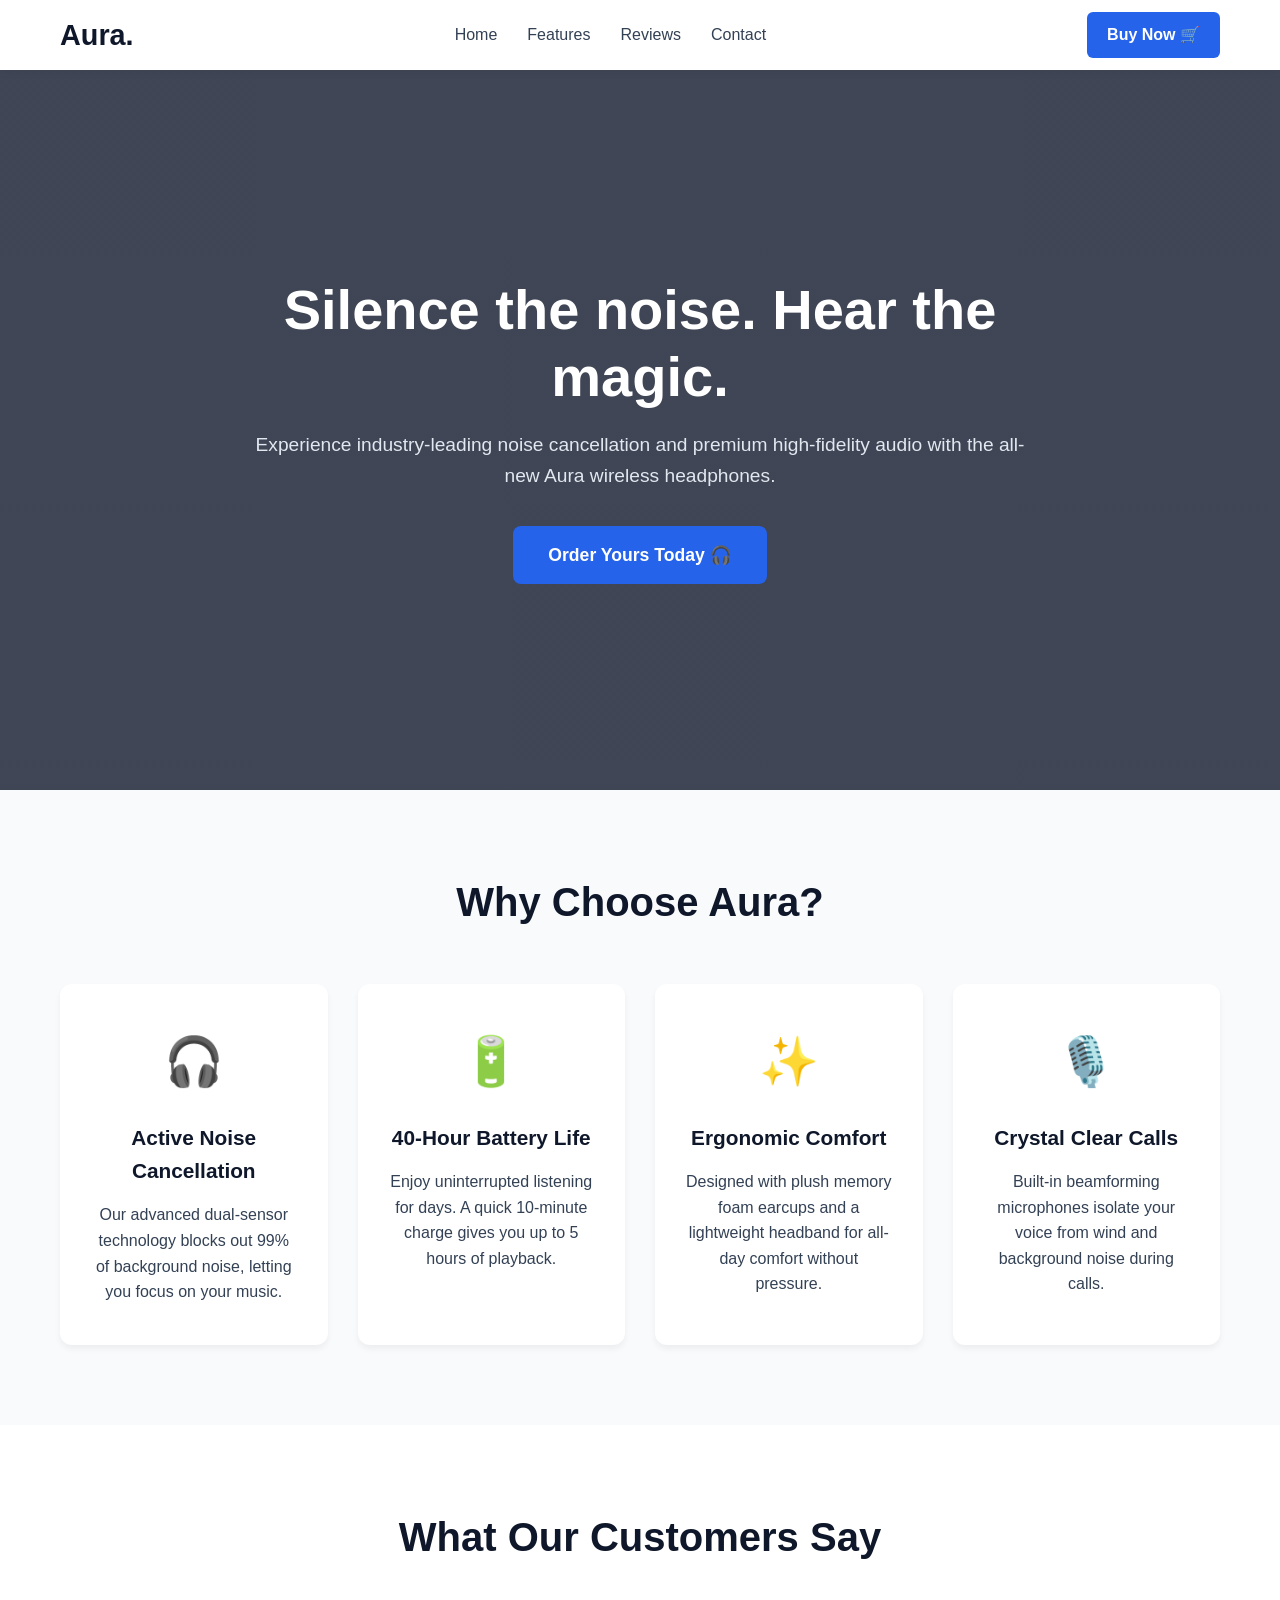
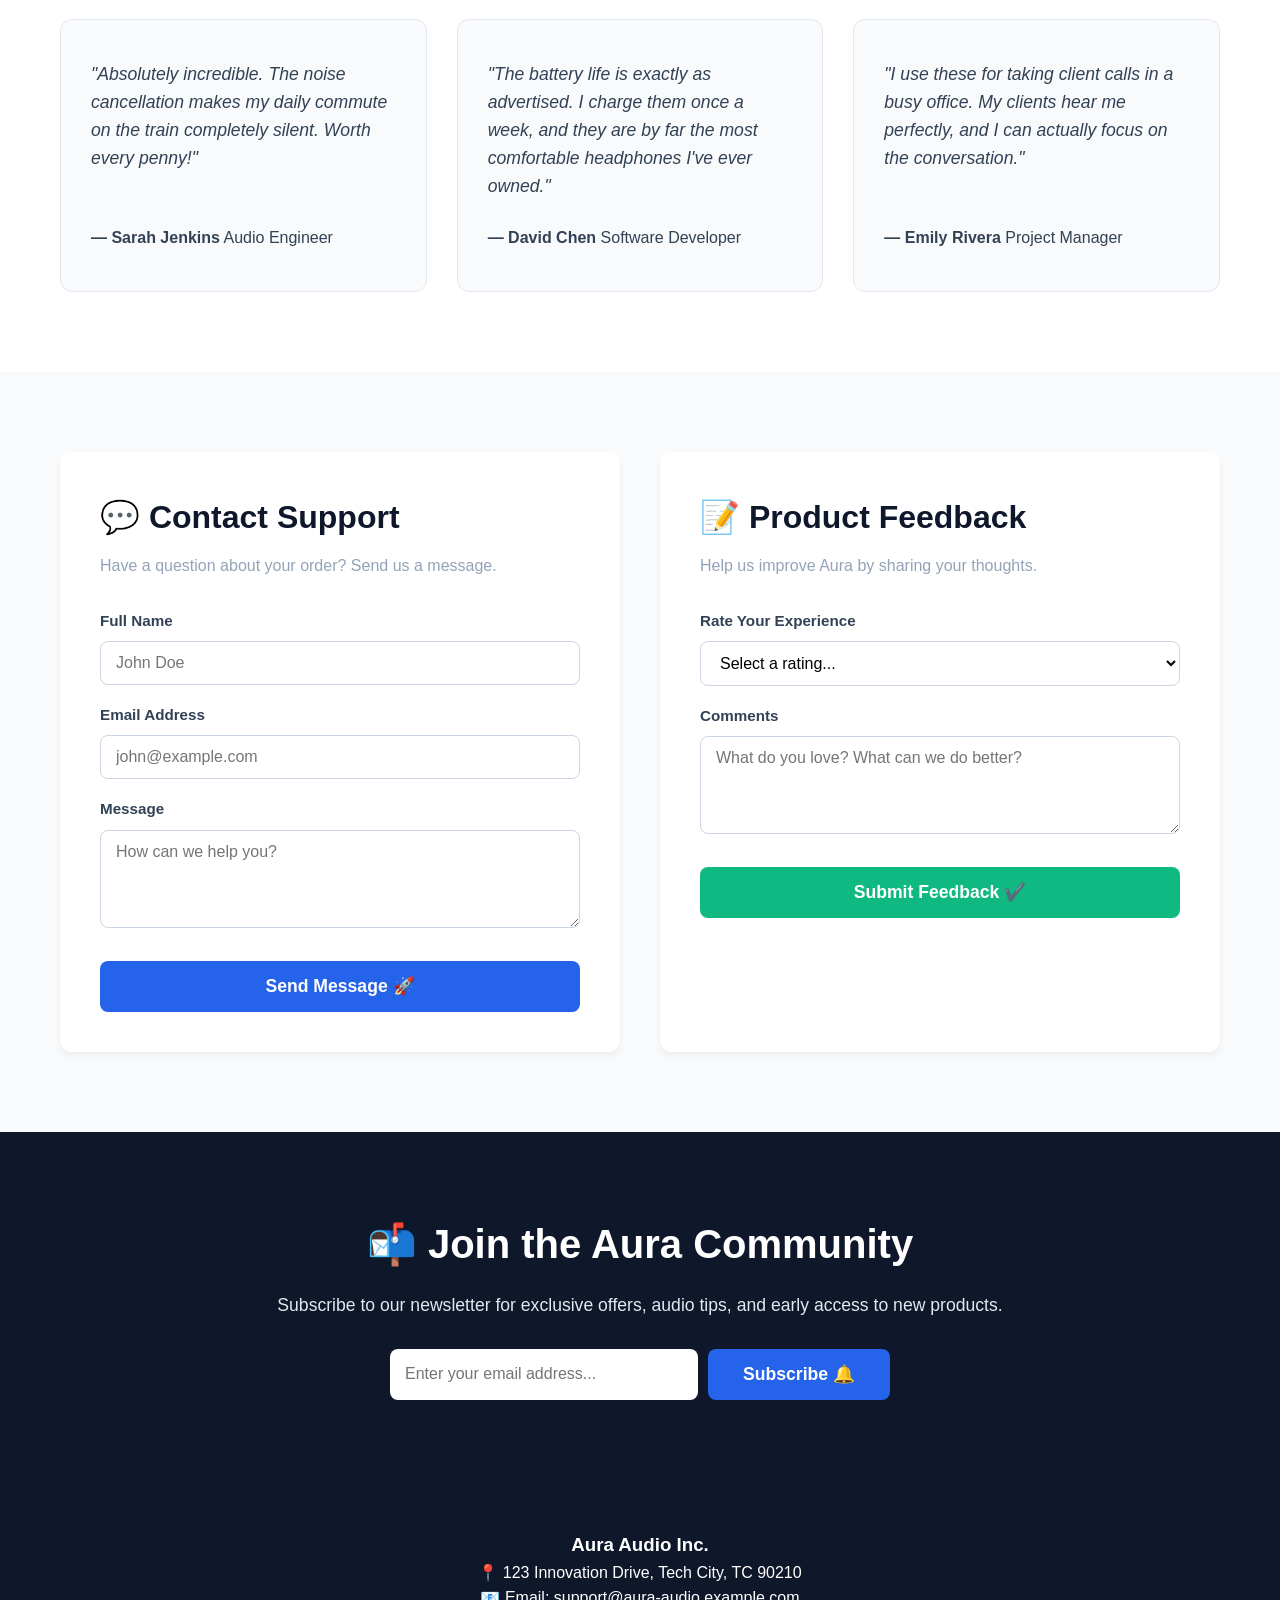
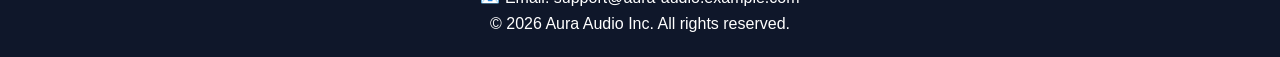
<file: index.html>
<!DOCTYPE html>
<html lang="en">
<head>
    <meta charset="UTF-8">
    <meta name="viewport" content="width=device-width, initial-scale=1.0">
    <title>Aura Headphones - Product Landing Page</title>
    <link rel="stylesheet" href="style.css">
</head>
<body>

    <header class="navbar">
        <div class="nav-container">
            <div class="logo">Aura.</div>
            <nav>
                <ul class="nav-links">
                    <li><a href="#hero">Home</a></li>
                    <li><a href="#features">Features</a></li>
                    <li><a href="#testimonials">Reviews</a></li>
                    <li><a href="#contact">Contact</a></li>
                </ul>
            </nav>
            <a href="checkout.html" class="nav-cta">Buy Now 🛒</a>
        </div>
    </header>

    <main>
        
        <section id="hero" class="hero-section">
            <div class="hero-content">
                <h1>Silence the noise. Hear the magic.</h1>
                <p>Experience industry-leading noise cancellation and premium high-fidelity audio with the all-new Aura wireless headphones.</p>
                 <a href="checkout.html" class="cta-button primary-btn">Order Yours Today 🎧</a>
           </div>
        </section>

        <section id="features" class="features-section">
            <div class="container">
                <h2>Why Choose Aura?</h2>
                <div class="card-grid">
                    
                    <article class="feature-card">
                        <div class="icon">🎧</div>
                        <h3>Active Noise Cancellation</h3>
                        <p>Our advanced dual-sensor technology blocks out 99% of background noise, letting you focus on your music.</p>
                    </article>
                    
                    <article class="feature-card">
                        <div class="icon">🔋</div>
                        <h3>40-Hour Battery Life</h3>
                        <p>Enjoy uninterrupted listening for days. A quick 10-minute charge gives you up to 5 hours of playback.</p>
                    </article>

                    <article class="feature-card">
                        <div class="icon">✨</div>
                        <h3>Ergonomic Comfort</h3>
                        <p>Designed with plush memory foam earcups and a lightweight headband for all-day comfort without pressure.</p>
                    </article>

                    <article class="feature-card">
                        <div class="icon">🎙️</div>
                        <h3>Crystal Clear Calls</h3>
                        <p>Built-in beamforming microphones isolate your voice from wind and background noise during calls.</p>
                    </article>

                </div>
            </div>
        </section>

        <section id="testimonials" class="testimonials-section">
            <div class="container">
                <h2>What Our Customers Say</h2>
                <div class="card-grid">
                    
                    <article class="testimonial-card">
                        <p class="review-text">"Absolutely incredible. The noise cancellation makes my daily commute on the train completely silent. Worth every penny!"</p>
                        <div class="reviewer">
                            <strong>— Sarah Jenkins</strong>
                            <span>Audio Engineer</span>
                        </div>
                    </article>

                    <article class="testimonial-card">
                        <p class="review-text">"The battery life is exactly as advertised. I charge them once a week, and they are by far the most comfortable headphones I've ever owned."</p>
                        <div class="reviewer">
                            <strong>— David Chen</strong>
                            <span>Software Developer</span>
                        </div>
                    </article>
                    
                    <article class="testimonial-card">
                        <p class="review-text">"I use these for taking client calls in a busy office. My clients hear me perfectly, and I can actually focus on the conversation."</p>
                        <div class="reviewer">
                            <strong>— Emily Rivera</strong>
                            <span>Project Manager</span>
                        </div>
                    </article>

                </div>
            </div>
        </section>

        <section id="contact" class="interactions-section">
            <div class="container interactions-grid">
                
                <div class="form-card">
                    <h2>💬 Contact Support</h2>
                    <p>Have a question about your order? Send us a message.</p>
                    <form action="#" method="POST" class="interactive-form">
                        <div class="form-group">
                            <label for="contactName">Full Name</label>
                            <input type="text" id="contactName" name="contactName" required aria-required="true" placeholder="John Doe">
                        </div>
                        <div class="form-group">
                            <label for="contactEmail">Email Address</label>
                            <input type="email" id="contactEmail" name="contactEmail" required aria-required="true" placeholder="john@example.com">
                        </div>
                        <div class="form-group">
                            <label for="contactMessage">Message</label>
                            <textarea id="contactMessage" name="contactMessage" rows="4" required aria-required="true" placeholder="How can we help you?"></textarea>
                        </div>
                        <button type="submit" class="primary-btn submit-btn">Send Message 🚀</button>
                    </form>
                </div>

                <div class="form-card">
                    <h2>📝 Product Feedback</h2>
                    <p>Help us improve Aura by sharing your thoughts.</p>
                    <form action="#" method="POST" class="interactive-form">
                        <div class="form-group">
                            <label for="feedbackRating">Rate Your Experience</label>
                            <select id="feedbackRating" name="feedbackRating" required aria-required="true">
                                <option value="" disabled selected>Select a rating...</option>
                                <option value="5">⭐⭐⭐⭐⭐ - Excellent</option>
                                <option value="4">⭐⭐⭐⭐ - Good</option>
                                <option value="3">⭐⭐⭐ - Average</option>
                                <option value="2">⭐⭐ - Poor</option>
                                <option value="1">⭐ - Needs Work</option>
                            </select>
                        </div>
                        <div class="form-group">
                            <label for="feedbackComments">Comments</label>
                            <textarea id="feedbackComments" name="feedbackComments" rows="4" required aria-required="true" placeholder="What do you love? What can we do better?"></textarea>
                        </div>
                        <button type="submit" class="primary-btn submit-btn secondary-btn">Submit Feedback ✔️</button>
                    </form>
                </div>

            </div>
        </section>

        <section class="subscribe-section">
            <div class="container">
                <h2>📬 Join the Aura Community</h2>
                <p>Subscribe to our newsletter for exclusive offers, audio tips, and early access to new products.</p>
                <form action="#" method="POST" class="subscribe-form">
                    <label for="subEmail" class="sr-only">Email Address</label>
                    <input type="email" id="subEmail" name="subEmail" required aria-required="true" placeholder="Enter your email address...">
                    <button type="submit" class="primary-btn">Subscribe 🔔</button>
                </form>
            </div>
        </section>

    </main>

    <footer class="footer">
        <div class="container footer-content">
            <div class="company-details">
                <h3>Aura Audio Inc.</h3>
                <p>📍 123 Innovation Drive, Tech City, TC 90210</p>
                <p>📧 Email: support@aura-audio.example.com</p>
            </div>
            <p class="copyright">&copy; 2026 Aura Audio Inc. All rights reserved.</p>
        </div>
    </footer>

</body>
</html>
</file>
<file: style.css>
/* ==========================================================================
   CSS Variables & Reset
   ========================================================================== */
:root {
    --primary-color: #2563eb;
    --primary-hover: #1d4ed8;
    --dark-bg: #0f172a;
    --light-bg: #f8fafc;
    --text-main: #334155;
    --text-light: #94a3b8;
    --white: #ffffff;
    --focus-ring: rgba(37, 99, 235, 0.4);
}

* {
    margin: 0;
    padding: 0;
    box-sizing: border-box;
    font-family: -apple-system, BlinkMacSystemFont, "Segoe UI", Roboto, Helvetica, Arial, sans-serif;
}

body {
    color: var(--text-main);
    background-color: var(--white);
    line-height: 1.6;
    padding-top: 70px; 
}

.container {
    max-width: 1200px;
    margin: 0 auto;
    padding: 0 20px;
}

.sr-only {
    position: absolute;
    width: 1px;
    height: 1px;
    padding: 0;
    margin: -1px;
    overflow: hidden;
    clip: rect(0, 0, 0, 0);
    border: 0;
}

/* ==========================================================================
   Global Interactive & Accessibility Styles
   ========================================================================== */
a:focus-visible, 
button:focus-visible, 
input:focus-visible, 
textarea:focus-visible, 
select:focus-visible {
    outline: 3px solid var(--primary-color);
    outline-offset: 3px;
}

/* ==========================================================================
   FLEXBOX: Fixed Navigation Bar
   ========================================================================== */
.navbar {
    position: fixed;
    top: 0;
    left: 0;
    width: 100%;
    height: 70px;
    background-color: var(--white);
    box-shadow: 0 2px 10px rgba(0, 0, 0, 0.05);
    z-index: 1000;
    display: flex;
    align-items: center;
}

.nav-container {
    width: 100%;
    max-width: 1200px;
    margin: 0 auto;
    padding: 0 20px;
    display: flex;
    justify-content: space-between;
    align-items: center;
}

.logo {
    font-size: 1.8rem;
    font-weight: 800;
    color: var(--dark-bg);
}

.nav-links {
    list-style: none;
    display: flex;
    gap: 30px;
}

.nav-links a {
    text-decoration: none;
    color: var(--text-main);
    font-weight: 500;
    transition: color 0.3s ease;
}

.nav-links a:hover {
    color: var(--primary-color);
}

.nav-cta {
    background-color: var(--primary-color);
    color: var(--white);
    text-decoration: none;
    padding: 10px 20px;
    border-radius: 6px;
    font-weight: 600;
    transition: background-color 0.3s ease, transform 0.1s ease;
}

.nav-cta:hover {
    background-color: var(--primary-hover);
}

.nav-cta:active {
    transform: scale(0.95);
}

/* ==========================================================================
   FLEXBOX: Hero Section
   ========================================================================== */
.hero-section {
    background: linear-gradient(rgba(15, 23, 42, 0.8), rgba(15, 23, 42, 0.8)), 
                url('https://images.unsplash.com/photo-1505740420928-5e560c06d30e?auto=format&fit=crop&w=1500&q=80') center/cover no-repeat;
    height: 80vh;
    min-height: 500px;
    display: flex;
    flex-direction: column;
    align-items: center;
    justify-content: center;
    text-align: center;
    color: var(--white);
    padding: 0 20px;
}

.hero-content {
    max-width: 800px;
}

.hero-content h1 {
    font-size: 3.5rem;
    margin-bottom: 20px;
    line-height: 1.2;
}

.hero-content p {
    font-size: 1.2rem;
    margin-bottom: 35px;
    color: #e2e8f0;
}

.primary-btn {
    display: inline-block;
    background-color: var(--primary-color);
    color: var(--white);
    padding: 15px 35px;
    font-size: 1.1rem;
    font-weight: bold;
    text-decoration: none;
    border-radius: 8px;
    transition: transform 0.2s ease, background-color 0.3s ease, box-shadow 0.2s ease;
    cursor: pointer;
    border: none;
}

.primary-btn:hover {
    background-color: var(--primary-hover);
    transform: translateY(-3px);
    box-shadow: 0 8px 15px rgba(37, 99, 235, 0.3);
}

.primary-btn:active {
    transform: translateY(1px);
    box-shadow: 0 2px 5px rgba(37, 99, 235, 0.3);
}

.secondary-btn {
    background-color: #10b981;
}

.secondary-btn:hover {
    background-color: #059669;
    box-shadow: 0 8px 15px rgba(16, 185, 129, 0.3);
}

/* ==========================================================================
   GRID: Card Grids (Features & Testimonials)
   ========================================================================== */
section {
    padding: 80px 0;
}

section h2 {
    text-align: center;
    font-size: 2.5rem;
    margin-bottom: 50px;
    color: var(--dark-bg);
}

.card-grid {
    display: grid;
    grid-template-columns: repeat(auto-fit, minmax(260px, 1fr));
    gap: 30px;
    align-items: stretch; 
}

.features-section {
    background-color: var(--light-bg);
}

.feature-card {
    background-color: var(--white);
    padding: 40px 30px;
    border-radius: 12px;
    box-shadow: 0 4px 6px rgba(0, 0, 0, 0.05);
    text-align: center;
    transition: transform 0.3s ease, box-shadow 0.3s ease;
    display: flex;
    flex-direction: column;
    align-items: center;
}

.feature-card:hover {
    transform: translateY(-8px);
    box-shadow: 0 15px 30px rgba(0, 0, 0, 0.1);
}

.feature-card .icon {
    font-size: 3rem;
    margin-bottom: 20px;
}

.feature-card h3 {
    font-size: 1.3rem;
    margin-bottom: 15px;
    color: var(--dark-bg);
}

.testimonials-section {
    background-color: var(--white);
}

.testimonial-card {
    background-color: var(--light-bg);
    padding: 40px 30px;
    border-radius: 12px;
    border: 1px solid #e2e8f0;
    display: flex;
    flex-direction: column;
    justify-content: space-between;
    transition: box-shadow 0.3s ease;
}

.testimonial-card:hover {
    box-shadow: 0 10px 20px rgba(0, 0, 0, 0.05);
}

.review-text {
    font-style: italic;
    font-size: 1.1rem;
    margin-bottom: 25px;
    color: var(--text-main);
}

/* ==========================================================================
   Interactions Section
   ========================================================================== */
.interactions-section {
    background-color: var(--light-bg);
}

.interactions-grid {
    display: grid;
    grid-template-columns: repeat(auto-fit, minmax(350px, 1fr));
    gap: 40px;
}

.form-card {
    background-color: var(--white);
    padding: 40px;
    border-radius: 12px;
    box-shadow: 0 4px 6px rgba(0, 0, 0, 0.05);
}

.form-card h2 {
    text-align: left;
    margin-bottom: 10px;
    font-size: 2rem;
}

.form-card p {
    margin-bottom: 30px;
    color: var(--text-light);
}

.form-row {
    display: flex;
    gap: 15px;
}

.form-group {
    flex: 1; 
    display: flex;
    flex-direction: column;
    margin-bottom: 18px;
}

.form-group label {
    font-size: 0.95rem;
    font-weight: 600;
    margin-bottom: 8px;
    color: var(--text-main);
}

.form-group input, 
.form-group textarea, 
.form-group select {
    padding: 12px 15px;
    border: 1.5px solid #cbd5e1;
    border-radius: 8px;
    font-size: 1rem;
    background-color: var(--white);
    transition: all 0.3s ease;
}

.form-group input:hover, 
.form-group textarea:hover, 
.form-group select:hover {
    border-color: #94a3b8;
}

.form-group input:focus, 
.form-group textarea:focus, 
.form-group select:focus {
    outline: none;
    border-color: var(--primary-color);
    box-shadow: 0 0 0 4px var(--focus-ring);
}

.form-group textarea {
    resize: vertical;
}

.submit-btn {
    width: 100%;
    margin-top: 15px;
    padding: 15px;
}

/* ==========================================================================
   Subscription Section
   ========================================================================== */
.subscribe-section {
    background-color: var(--dark-bg);
    color: var(--white);
    text-align: center;
    padding: 80px 20px;
}

.subscribe-section h2 {
    color: var(--white);
    margin-bottom: 15px;
}

.subscribe-section p {
    color: #e2e8f0;
    margin-bottom: 30px;
    font-size: 1.1rem;
}

.subscribe-form {
    display: flex;
    justify-content: center;
    gap: 10px;
    max-width: 500px;
    margin: 0 auto;
}

.subscribe-form input {
    flex: 1;
    padding: 15px;
    border-radius: 8px;
    border: none;
    font-size: 1rem;
    transition: box-shadow 0.3s ease;
}

.subscribe-form input:focus {
    outline: none;
    box-shadow: 0 0 0 4px rgba(255, 255, 255, 0.4);
}

/* ==========================================================================
   Checkout Page Specific Styles
   ========================================================================== */
.checkout-page {
    background-color: var(--light-bg);
}

.checkout-container {
    padding-top: 100px; 
    padding-bottom: 60px;
}

.checkout-container h1 {
    font-size: 2.2rem;
    color: var(--dark-bg);
    margin-bottom: 30px;
    text-align: center;
}

.checkout-grid {
    display: grid;
    grid-template-columns: 1.5fr 1fr;
    gap: 40px;
    align-items: start;
}

.checkout-form-section h2, 
.order-summary-section h2 {
    font-size: 1.5rem;
    margin-bottom: 25px;
    color: var(--dark-bg);
    text-align: left;
}

.checkout-form-section h3 {
    font-size: 1.1rem;
    color: var(--primary-color);
    margin: 25px 0 15px;
    border-bottom: 1px solid #e2e8f0;
    padding-bottom: 5px;
}

.summary-card {
    background-color: var(--white);
    padding: 30px;
    border-radius: 12px;
    box-shadow: 0 4px 6px rgba(0, 0, 0, 0.05);
}

.summary-product {
    display: flex;
    align-items: center;
    gap: 15px;
    margin-bottom: 25px;
    padding-bottom: 25px;
    border-bottom: 1px solid #e2e8f0;
}

.summary-img {
    width: 80px;
    height: 80px;
    object-fit: cover;
    border-radius: 8px;
}

.summary-row {
    display: flex;
    justify-content: space-between;
    margin-bottom: 12px;
}

.total-row {
    border-top: 2px solid #e2e8f0;
    padding-top: 15px;
    margin-top: 15px;
    font-weight: 800;
    font-size: 1.3rem;
    color: var(--dark-bg);
}

.secure-badge {
    text-align: center;
    margin-top: 25px;
    color: #10b981;
    font-weight: 600;
}

.footer {
    background-color: var(--dark-bg);
    color: var(--white);
    padding: 50px 0 20px;
    text-align: center;
}

/* ==========================================================================
   MEDIA QUERIES
   ========================================================================== */

@media screen and (max-width: 1024px) {
    .hero-content h1 {
        font-size: 3rem; 
    }
    .checkout-grid {
        grid-template-columns: 1.2fr 1fr; 
        gap: 25px;
    }
}

@media screen and (max-width: 768px) {
    .nav-links {
        display: none; 
    }
    
    .hero-content h1 {
        font-size: 2.2rem; 
    }
    .hero-content p {
        font-size: 1rem;
    }
    section {
        padding: 50px 0;
    }
    section h2 {
        font-size: 2rem;
    }

    .checkout-grid,
    .interactions-grid {
        grid-template-columns: 1fr; 
    }
    
    .order-summary-section {
        order: -1; 
    }

    .form-row {
        flex-direction: column; 
        gap: 0;
    }

    .subscribe-form {
        flex-direction: column;
    }
    
    .subscribe-form button {
        width: 100%;
    }
    
    .checkout-container {
        padding-top: 80px;
    }
}

@media screen and (max-width: 480px) {
    .hero-content h1 {
        font-size: 1.8rem; 
    }
    .hero-content p {
        font-size: 0.95rem;
    }
    section h2 {
        font-size: 1.5rem;
    }
    .checkout-container h1 {
        font-size: 1.8rem;
    }
    
    .nav-container, .container {
        padding: 0 15px;
    }
    .feature-card, .testimonial-card, .form-card, .summary-card {
        padding: 25px 15px; 
    }
    .primary-btn {
        padding: 12px 20px;
        font-size: 1rem;
    }
}

@media screen and (min-width: 1600px) {
    body {
        font-size: 1.15rem; 
    }
    
    .container, .nav-container {
        max-width: 1400px; 
    }
    
    .hero-content h1 {
        font-size: 4.5rem;
    }
    .hero-content p {
        font-size: 1.4rem;
    }
    .primary-btn {
        padding: 20px 45px;
        font-size: 1.3rem;
    }
    .feature-card .icon {
        font-size: 4rem; 
    }
}

@media screen and (min-width: 2560px) {
    body {
        font-size: 1.4rem; 
    }
    .container, .nav-container {
        max-width: 1800px; 
    }
    .hero-section {
        height: 60vh;
    }
    .hero-content h1 {
        font-size: 6rem;
    }
    section h2 {
        font-size: 3.5rem;
    }
}
</file>
